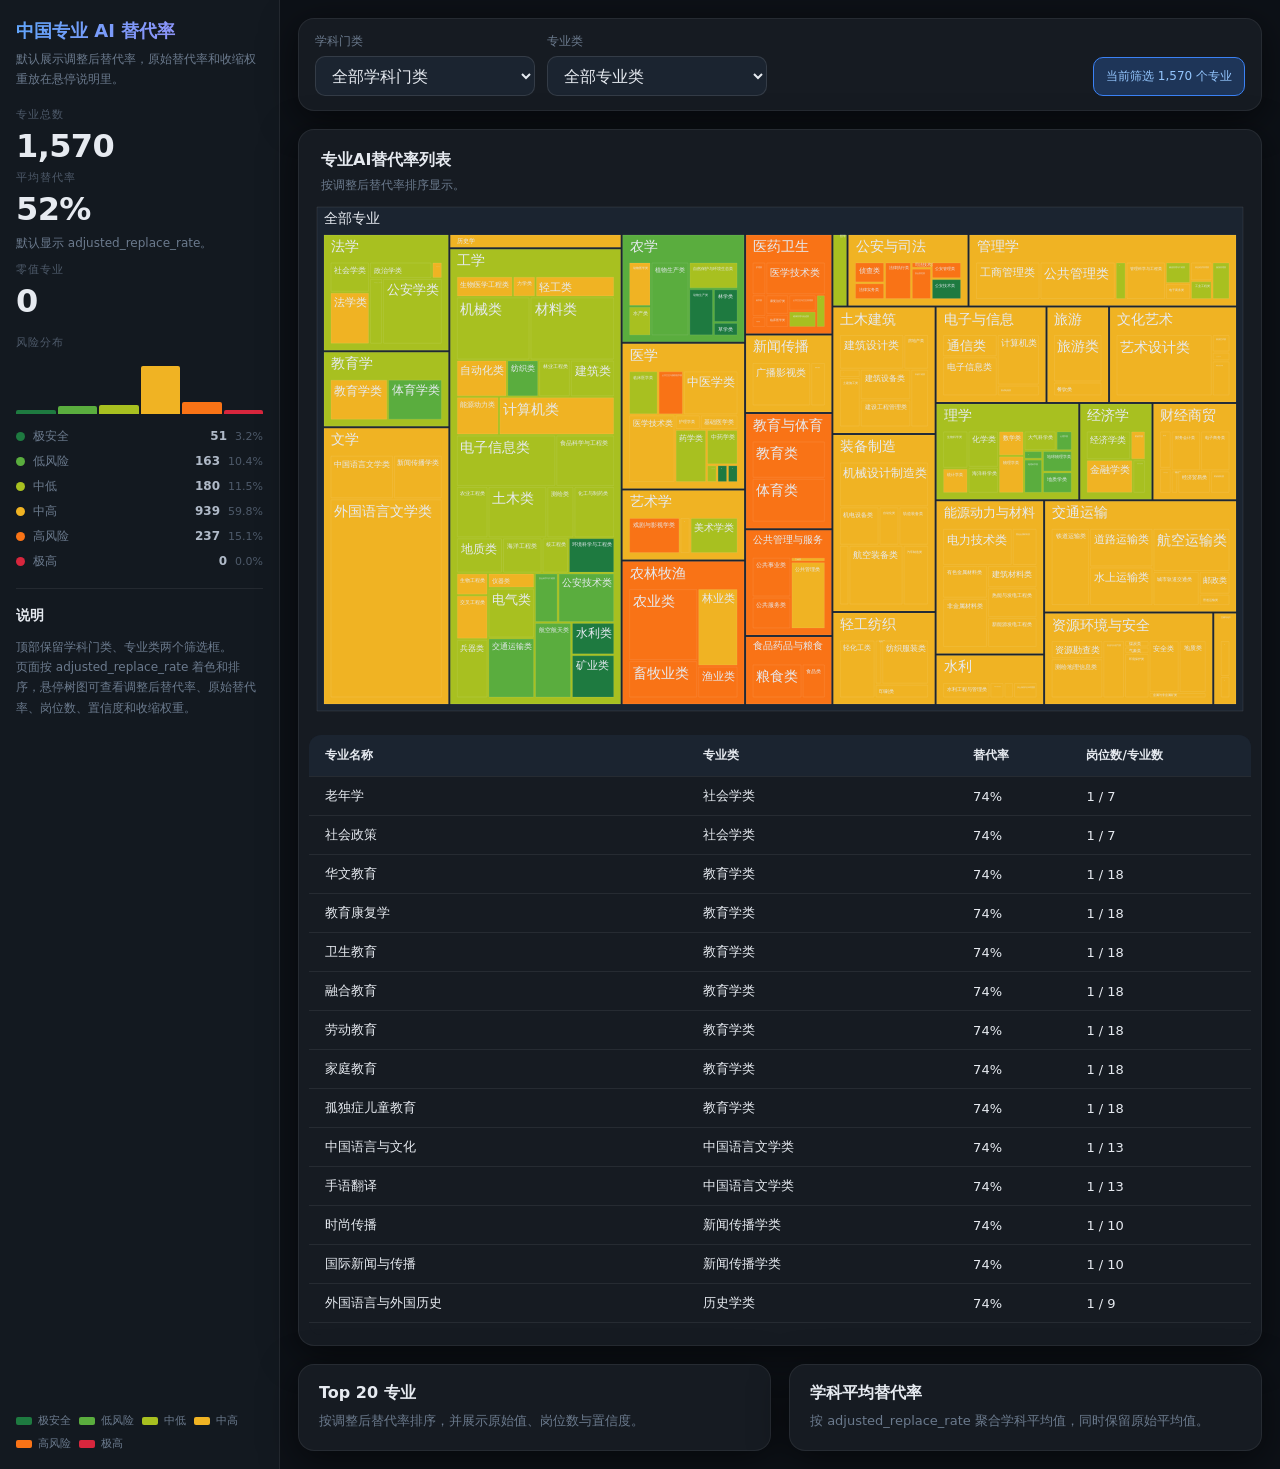
<file: site/index.html>
<!DOCTYPE html>
<html lang="zh-CN">
<head>
  <meta charset="UTF-8" />
  <meta name="viewport" content="width=device-width, initial-scale=1.0" />
  <title>中国专业 AI 替代率</title>
  <link rel="stylesheet" href="./style.css" />
  <script src="https://cdn.plot.ly/plotly-2.35.2.min.js"></script>
</head>
<body>
  <div class="app-shell">
    <aside class="sidebar">
      <div class="brand-block">
        <div class="brand-title">中国专业 AI 替代率</div>
        <div class="brand-sub">默认展示调整后替代率，原始替代率和收缩权重放在悬停说明里。</div>
      </div>

      <section class="stats-block">
        <div class="stat-label">专业总数</div>
        <div class="stat-value" id="totalMajors">—</div>

        <div class="stat-label">平均替代率</div>
        <div class="stat-value" id="avgRate">—</div>
        <div class="stat-note">默认显示 adjusted_replace_rate。</div>

        <div class="stat-label">零值专业</div>
        <div class="stat-value" id="zeroCount">—</div>
      </section>

      <section class="dist-block">
        <div class="stat-label">风险分布</div>
        <div class="hist" id="histogram"></div>
        <div class="tier-list" id="tierList"></div>
      </section>

      <div class="divider"></div>

      <section class="detail-block">
        <div class="panel-title">说明</div>
        <div class="hint-text">
          顶部保留学科门类、专业类两个筛选框。<br />
          页面按 adjusted_replace_rate 着色和排序，悬停树图可查看调整后替代率、原始替代率、岗位数、置信度和收缩权重。
        </div>
      </section>

      <section class="legend-block">
        <span class="legend-chip"><i class="legend-dot" style="background:#1e7a40"></i>极安全</span>
        <span class="legend-chip"><i class="legend-dot" style="background:#5aad3e"></i>低风险</span>
        <span class="legend-chip"><i class="legend-dot" style="background:#a8c020"></i>中低</span>
        <span class="legend-chip"><i class="legend-dot" style="background:#f0b323"></i>中高</span>
        <span class="legend-chip"><i class="legend-dot" style="background:#f97316"></i>高风险</span>
        <span class="legend-chip"><i class="legend-dot" style="background:#d7263d"></i>极高</span>
      </section>
    </aside>

    <main class="main-area">
      <section class="toolbar-card">
        <div class="toolbar-group">
          <label for="disciplineSelect">学科门类</label>
          <select id="disciplineSelect"></select>
        </div>

        <div class="toolbar-group">
          <label for="categorySelect">专业类</label>
          <select id="categorySelect"></select>
        </div>

        <div class="toolbar-meta" id="updatedAt">加载中…</div>
      </section>

      <section class="treemap-card">
        <div class="card-head">
          <div>
            <div class="card-title">专业AI替代率列表</div>
            <div class="card-sub">按调整后替代率排序显示。</div>
          </div>
        </div>

        <div id="treemap" style="width:100%;height:520px;margin-bottom:16px;"></div>

        <div class="table-frame">
          <table id="majorTable">
            <thead>
              <tr>
                <th>专业名称</th>
                <th>专业类</th>
                <th>替代率</th>
                <th>岗位数/专业数</th>
              </tr>
            </thead>
            <tbody id="majorTableBody"></tbody>
          </table>
        </div>
      </section>

      <section class="link-grid">
        <a class="link-card" href="./top20.html" target="_blank" rel="noopener noreferrer">
          <div class="link-title">Top 20 专业</div>
          <div class="link-sub">按调整后替代率排序，并展示原始值、岗位数与置信度。</div>
        </a>
        <a class="link-card" href="./discipline.html" target="_blank" rel="noopener noreferrer">
          <div class="link-title">学科平均替代率</div>
          <div class="link-sub">按 adjusted_replace_rate 聚合学科平均值，同时保留原始平均值。</div>
        </a>
      </section>
    </main>
  </div>

  <script>
    const RISK_COLORS = ['#1e7a40', '#5aad3e', '#a8c020', '#f0b323', '#f97316', '#d7263d'];
    const RISK_LABELS = ['极安全', '低风险', '中低', '中高', '高风险', '极高'];

    function pct(v) {
      return `${Math.round(Number(v || 0) * 100)}%`;
    }

    function levelIndex(rate) {
      const v = Number(rate || 0);
      if (v < 0.20) return 0;
      if (v < 0.35) return 1;
      if (v < 0.50) return 2;
      if (v < 0.65) return 3;
      if (v < 0.80) return 4;
      return 5;
    }

    function safeText(v, fallback = '未分类') {
      return (v ?? '').toString().trim() || fallback;
    }

    function metricOf(row) {
      if (row && row.adjusted_replace_rate != null) return Number(row.adjusted_replace_rate || 0);
      return Number(row?.replace_rate || 0);
    }

    function rawMetricOf(row) {
      if (row && row.raw_replace_rate != null) return Number(row.raw_replace_rate || 0);
      return Number(row?.replace_rate || 0);
    }

    let RAW_ROWS = [];

    function setOptions(select, values, firstLabel) {
      select.innerHTML = [`<option value="all">${firstLabel}</option>`]
        .concat(values.map(v => `<option value="${String(v).replace(/"/g, '&quot;')}">${v}</option>`))
        .join('');
    }

    function buildFilters(rows) {
      const disciplineSet = [...new Set(rows.map(r => safeText(r.discipline, '其他')))]
        .sort((a, b) => a.localeCompare(b, 'zh-CN'));
      setOptions(document.getElementById('disciplineSelect'), disciplineSet, '全部学科门类');
      refreshCategoryOptions(rows);
    }

    function refreshCategoryOptions(rows) {
      const discipline = document.getElementById('disciplineSelect').value;
      let list = rows;

      if (discipline !== 'all') {
        list = list.filter(r => safeText(r.discipline, '其他') === discipline);
      }

      const categorySet = [...new Set(list.map(r => safeText(r.major_category, '未分类')))]
        .sort((a, b) => a.localeCompare(b, 'zh-CN'));

      const categorySelect = document.getElementById('categorySelect');
      const prev = categorySelect.value;

      setOptions(categorySelect, categorySet, '全部专业类');
      if (categorySet.includes(prev)) categorySelect.value = prev;
    }

    function getFilteredRows() {
      const discipline = document.getElementById('disciplineSelect').value;
      const category = document.getElementById('categorySelect').value;

      return RAW_ROWS.filter(row => {
        if (discipline !== 'all' && safeText(row.discipline, '其他') !== discipline) return false;
        if (category !== 'all' && safeText(row.major_category, '未分类') !== category) return false;
        return true;
      });
    }

    function renderHistogram(rows) {
      const histogram = document.getElementById('histogram');
      const tierList = document.getElementById('tierList');
      const counts = [0, 0, 0, 0, 0, 0];

      rows.forEach(row => counts[levelIndex(metricOf(row))] += 1);

      const max = Math.max(...counts, 1);

      histogram.innerHTML = counts.map((count, i) => {
        const h = Math.max(4, Math.round((count / max) * 48));
        return `<div class="hbar" style="height:${h}px;background:${RISK_COLORS[i]}"></div>`;
      }).join('');

      tierList.innerHTML = counts.map((count, i) => {
        const p = rows.length ? ((count / rows.length) * 100).toFixed(1) : '0.0';
        return `<div class="tier-row">
          <i class="tier-dot" style="background:${RISK_COLORS[i]}"></i>
          <span class="tier-label">${RISK_LABELS[i]}</span>
          <span class="tier-value">${count}</span>
          <span class="tier-pct">${p}%</span>
        </div>`;
      }).join('');
    }

    function buildTreemap(rows) {
      const container = document.getElementById('treemap');
      if (!container) return;

      if (!rows.length) {
        container.innerHTML = '<div class="empty-state">当前筛选条件下没有数据。</div>';
        return;
      }

      const labels = [];
      const parents = [];
      const values = [];
      const ids = [];
      const colors = [];
      const custom = [];
      const seen = new Set();

      const addNode = (id, label, parent, value, color, extra = {}) => {
        if (seen.has(id)) return;
        seen.add(id);
        ids.push(id);
        labels.push(label);
        parents.push(parent);
        values.push(value);
        colors.push(color);
        custom.push(extra);
      };

      addNode('root', '全部专业', '', rows.length, '#1b2430', {
        type: 'root',
        adjusted_rate: '-',
        raw_rate: '-',
        count: rows.length,
        confidence: '-',
        weight: '-'
      });

      const disciplineMap = new Map();
      const categoryMap = new Map();

      rows.forEach(row => {
        const discipline = safeText(row.discipline, '其他');
        const category = safeText(row.major_category, '未分类');
        const major = safeText(row.major_name, '未命名专业');
        const dId = `d:${discipline}`;
        const cId = `c:${discipline}:${category}`;
        const mId = `m:${row.major_code || major}:${major}`;

        if (!disciplineMap.has(dId)) {
          disciplineMap.set(dId, { label: discipline, count: 0, totalAdj: 0, totalRaw: 0 });
        }
        const d = disciplineMap.get(dId);
        d.count += 1;
        d.totalAdj += metricOf(row);
        d.totalRaw += rawMetricOf(row);

        if (!categoryMap.has(cId)) {
          categoryMap.set(cId, { label: category, parent: dId, count: 0, totalAdj: 0, totalRaw: 0 });
        }
        const c = categoryMap.get(cId);
        c.count += 1;
        c.totalAdj += metricOf(row);
        c.totalRaw += rawMetricOf(row);

        addNode(mId, major, cId, 1, RISK_COLORS[levelIndex(metricOf(row))], {
          type: '专业',
          adjusted_rate: pct(metricOf(row)),
          raw_rate: pct(rawMetricOf(row)),
          count: row.job_count ?? 0,
          confidence: safeText(row.confidence, 'low'),
          weight: row.confidence_weight != null ? row.confidence_weight : '-',
          adjust_mode: safeText(row.adjust_mode, '-')
        });
      });

      for (const [id, item] of disciplineMap.entries()) {
        const avgAdj = item.count ? item.totalAdj / item.count : 0;
        const avgRaw = item.count ? item.totalRaw / item.count : 0;
        addNode(id, item.label, 'root', item.count, RISK_COLORS[levelIndex(avgAdj)], {
          type: '学科门类',
          adjusted_rate: pct(avgAdj),
          raw_rate: pct(avgRaw),
          count: item.count,
          confidence: '-',
          weight: '-',
          adjust_mode: '-'
        });
      }

      for (const [id, item] of categoryMap.entries()) {
        const avgAdj = item.count ? item.totalAdj / item.count : 0;
        const avgRaw = item.count ? item.totalRaw / item.count : 0;
        addNode(id, item.label, item.parent, item.count, RISK_COLORS[levelIndex(avgAdj)], {
          type: '专业类',
          adjusted_rate: pct(avgAdj),
          raw_rate: pct(avgRaw),
          count: item.count,
          confidence: '-',
          weight: '-',
          adjust_mode: '-'
        });
      }

      Plotly.react(container, [{
        type: 'treemap',
        ids,
        labels,
        parents,
        values,
        customdata: custom,
        branchvalues: 'total',
        sort: false,
        maxdepth: 3,
        marker: {
          colors,
          line: { width: 1, color: 'rgba(255,255,255,0.08)' }
        },
        textinfo: 'label',
        textfont: { color: '#e6eaf0', size: 14 },
        tiling: { packing: 'squarify', pad: 2 },
        hoverlabel: {
          bgcolor: '#0d1117',
          bordercolor: 'rgba(255,255,255,0.13)',
          font: { color: '#e6eaf0' }
        },
        hovertemplate:
          '<b>%{label}</b><br>' +
          '类型：%{customdata.type}<br>' +
          '调整后替代率：%{customdata.adjusted_rate}<br>' +
          '原始替代率：%{customdata.raw_rate}<br>' +
          '岗位数/专业数：%{customdata.count}<br>' +
          '置信度：%{customdata.confidence}<br>' +
          '收缩权重：%{customdata.weight}<br>' +
          '调整模式：%{customdata.adjust_mode}<extra></extra>',
        pathbar: { visible: false },
        showscale: false
      }], {
        margin: { t: 8, r: 8, b: 8, l: 8 },
        paper_bgcolor: '#161b22',
        plot_bgcolor: '#161b22',
        autosize: true,
        font: {
          color: '#e6eaf0',
          family: 'system-ui, -apple-system, BlinkMacSystemFont, PingFang SC, sans-serif'
        }
      }, {
        responsive: true,
        displayModeBar: false
      });
    }

    function renderTable(rows) {
      const tbody = document.getElementById('majorTableBody');
      if (!tbody) return;

      const sorted = [...rows].sort((a, b) => metricOf(b) - metricOf(a));

      tbody.innerHTML = sorted.map(row => `
        <tr>
          <td>${safeText(row.major_name, '')}</td>
          <td>${safeText(row.major_category, '')}</td>
          <td>${pct(metricOf(row))}</td>
          <td>${row.job_count ?? 0} / ${row.category_major_count ?? 0}</td>
        </tr>
      `).join('');
    }

    function renderAll() {
      const rows = getFilteredRows();

      document.getElementById('totalMajors').textContent = rows.length.toLocaleString('zh-CN');

      const avg = rows.length ? rows.reduce((s, x) => s + metricOf(x), 0) / rows.length : 0;
      const zeroCount = rows.filter(x => metricOf(x) === 0).length;

      document.getElementById('avgRate').textContent = pct(avg);
      document.getElementById('zeroCount').textContent = zeroCount.toLocaleString('zh-CN');

      renderHistogram(rows);
      buildTreemap(rows);
      renderTable(rows);

      document.getElementById('updatedAt').textContent = `当前筛选 ${rows.length.toLocaleString('zh-CN')} 个专业`;
    }

    async function init() {
      try {
        const res = await fetch('./data/major_ai_rate.json');
        if (!res.ok) throw new Error(`HTTP ${res.status}`);

        RAW_ROWS = await res.json();
        buildFilters(RAW_ROWS);

        document.getElementById('disciplineSelect').addEventListener('change', () => {
          refreshCategoryOptions(RAW_ROWS);
          renderAll();
        });

        document.getElementById('categorySelect').addEventListener('change', renderAll);

        renderAll();
      } catch (err) {
        console.error(err);
        document.getElementById('updatedAt').textContent = '页面初始化失败';

        const treemap = document.getElementById('treemap');
        if (treemap) {
          treemap.innerHTML = '<div class="empty-state">无法加载 ./data/major_ai_rate.json，请确认 GitHub Pages 已复制数据文件。</div>';
        }

        const tbody = document.getElementById('majorTableBody');
        if (tbody) {
          tbody.innerHTML = `<tr><td colspan="4" style="padding:24px;color:#8a5656;">页面初始化失败：${err.message}</td></tr>`;
        }
      }
    }

    window.addEventListener('resize', () => {
      const el = document.getElementById('treemap');
      if (el && el.data) Plotly.Plots.resize(el);
    });

    init();
  </script>
</body>
</html>
</file>
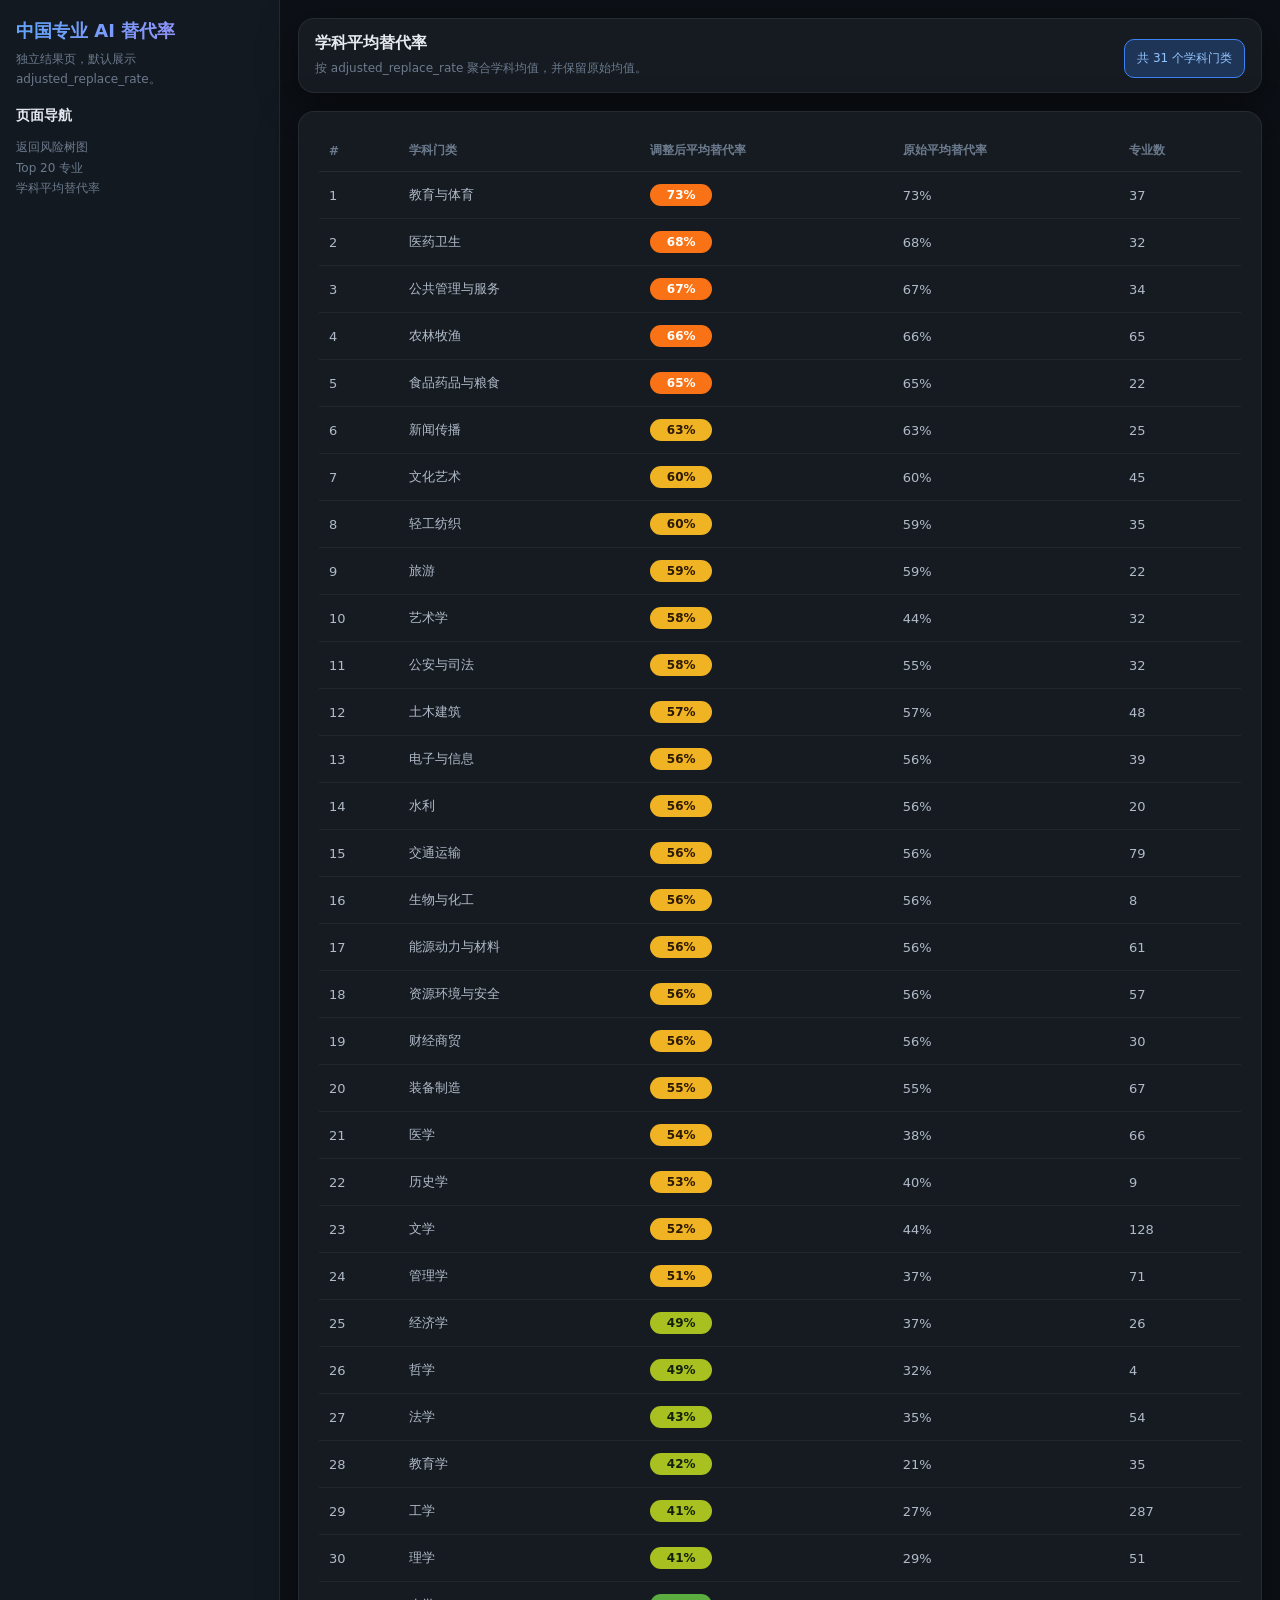
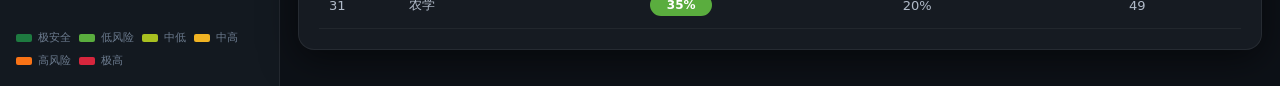
<file: site/discipline.html>
<!DOCTYPE html>
<html lang="zh-CN"><head><meta charset="UTF-8" /><meta name="viewport" content="width=device-width, initial-scale=1.0" />
<title>学科平均替代率</title><link rel="stylesheet" href="./style.css" /></head><body>
<div class="app-shell"><aside class="sidebar"><div class="brand-block"><div class="brand-title">中国专业 AI 替代率</div><div class="brand-sub">独立结果页，默认展示 adjusted_replace_rate。</div></div>
<section class="detail-block"><div class="panel-title">页面导航</div><div class="hint-text"><a href="./index.html" target="_blank" rel="noopener noreferrer">返回风险树图</a><br /><a href="./top20.html" target="_blank" rel="noopener noreferrer">Top 20 专业</a><br /><a href="./discipline.html" target="_blank" rel="noopener noreferrer">学科平均替代率</a></div></section>
<section class="legend-block"><span class="legend-chip"><i class="legend-dot" style="background:#1e7a40"></i>极安全</span><span class="legend-chip"><i class="legend-dot" style="background:#5aad3e"></i>低风险</span><span class="legend-chip"><i class="legend-dot" style="background:#a8c020"></i>中低</span><span class="legend-chip"><i class="legend-dot" style="background:#f0b323"></i>中高</span><span class="legend-chip"><i class="legend-dot" style="background:#f97316"></i>高风险</span><span class="legend-chip"><i class="legend-dot" style="background:#d7263d"></i>极高</span></section></aside>
<main class="main-area"><section class="toolbar-card" style="grid-template-columns:1fr auto;"><div><div class="card-title">学科平均替代率</div><div class="card-sub">按 adjusted_replace_rate 聚合学科均值，并保留原始均值。</div></div><div class="toolbar-meta" id="metaInfo">加载中…</div></section><section class="treemap-card" style="min-height:auto;"><div class="table-wrap" style="padding-top:8px;"><table><thead><tr><th>#</th><th>学科门类</th><th>调整后平均替代率</th><th>原始平均替代率</th><th>专业数</th></tr></thead><tbody id="disciplineBody"></tbody></table></div></section></main></div>
<script>
const RISK_COLORS = ['#1e7a40', '#5aad3e', '#a8c020', '#f0b323', '#f97316', '#d7263d'];
const RISK_LABELS = ['极安全', '低风险', '中低', '中高', '高风险', '极高'];
function pct(v){ return `${Math.round(Number(v || 0) * 100)}%`; }
function levelIndex(rate){ const v = Number(rate || 0); if (v < 0.20) return 0; if (v < 0.35) return 1; if (v < 0.50) return 2; if (v < 0.65) return 3; if (v < 0.80) return 4; return 5; }
function safeText(v, fallback='未分类'){ return (v ?? '').toString().trim() || fallback; }
function metricOf(row){ if (row && row.adjusted_replace_rate != null) return Number(row.adjusted_replace_rate || 0); return Number(row?.replace_rate || 0); }
function rawMetricOf(row){ if (row && row.raw_replace_rate != null) return Number(row.raw_replace_rate || 0); return Number(row?.replace_rate || 0); }

async function init(){
  const res = await fetch('./data/major_ai_rate.json');
  const rows = await res.json();
  const map = new Map();
  rows.forEach(row => {
    const key = safeText(row.discipline, '其他');
    if (!map.has(key)) map.set(key, { totalAdj: 0, totalRaw: 0, count: 0 });
    const item = map.get(key);
    item.totalAdj += metricOf(row);
    item.totalRaw += rawMetricOf(row);
    item.count += 1;
  });
  const data = [...map.entries()].map(([name, item]) => ({
    name,
    avgAdj: item.count ? item.totalAdj / item.count : 0,
    avgRaw: item.count ? item.totalRaw / item.count : 0,
    count: item.count
  })).sort((a,b)=>b.avgAdj-a.avgAdj);
  document.getElementById('metaInfo').textContent = `共 ${data.length.toLocaleString('zh-CN')} 个学科门类`;
  document.getElementById('disciplineBody').innerHTML = data.map((row,i)=>`
    <tr>
      <td>${i + 1}</td>
      <td>${row.name}</td>
      <td><span class="risk-badge level-${levelIndex(row.avgAdj) + 1}">${pct(row.avgAdj)}</span></td>
      <td>${pct(row.avgRaw)}</td>
      <td>${row.count}</td>
    </tr>`).join('');
}
init();</script></body></html>
</file>
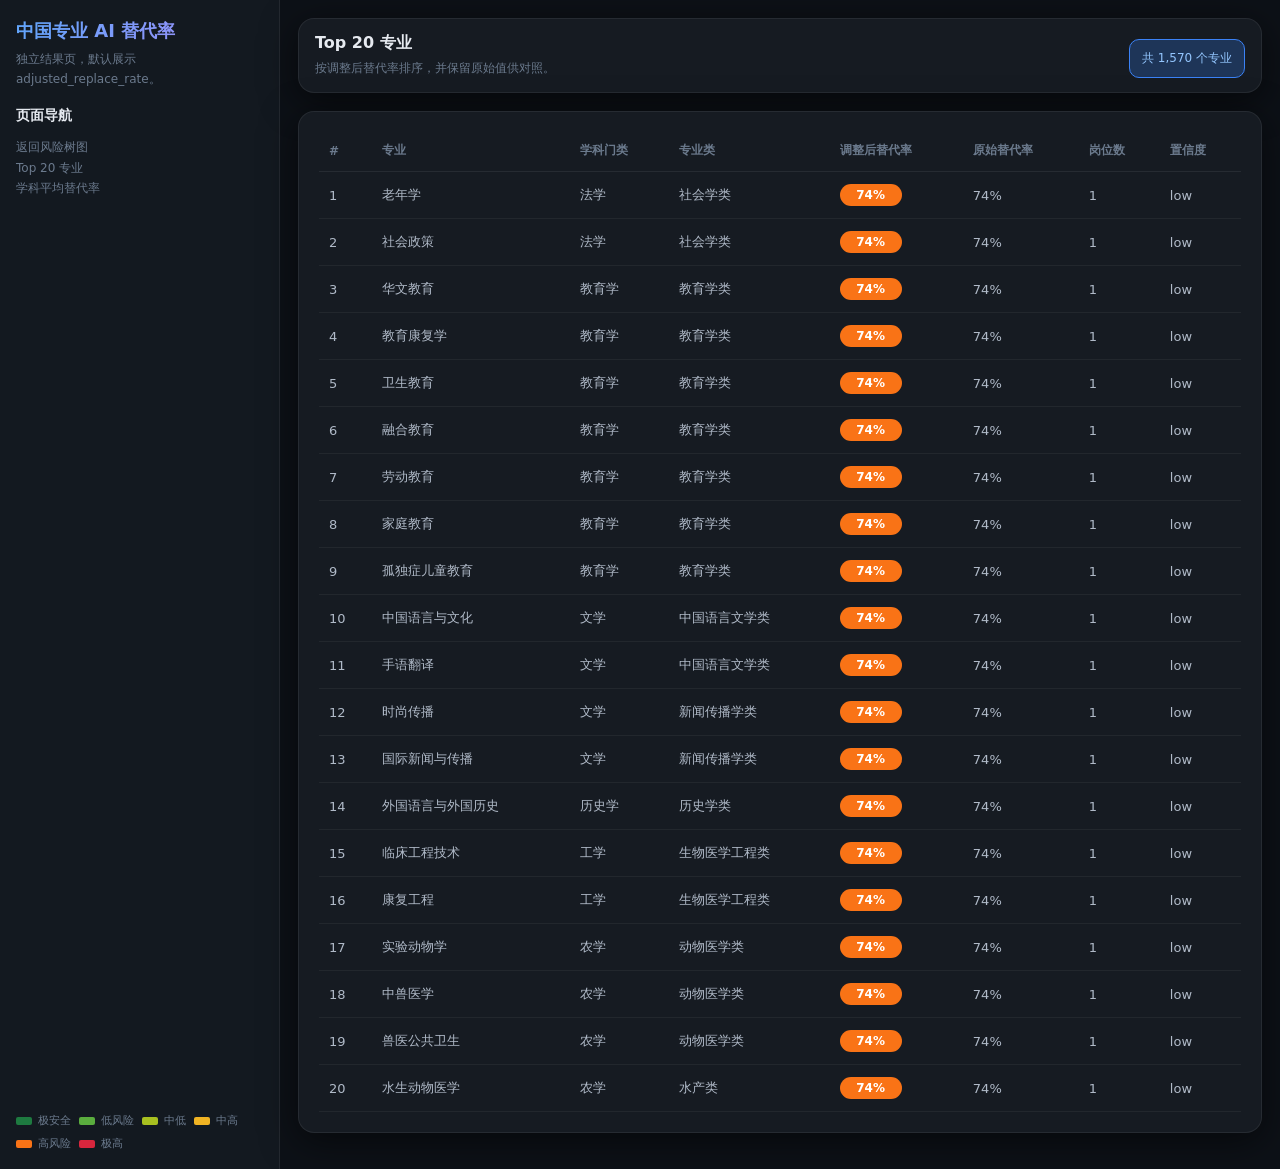
<file: site/top20.html>
<!DOCTYPE html>
<html lang="zh-CN"><head><meta charset="UTF-8" /><meta name="viewport" content="width=device-width, initial-scale=1.0" />
<title>Top 20 专业</title><link rel="stylesheet" href="./style.css" /></head><body>
<div class="app-shell"><aside class="sidebar"><div class="brand-block"><div class="brand-title">中国专业 AI 替代率</div><div class="brand-sub">独立结果页，默认展示 adjusted_replace_rate。</div></div>
<section class="detail-block"><div class="panel-title">页面导航</div><div class="hint-text"><a href="./index.html" target="_blank" rel="noopener noreferrer">返回风险树图</a><br /><a href="./top20.html" target="_blank" rel="noopener noreferrer">Top 20 专业</a><br /><a href="./discipline.html" target="_blank" rel="noopener noreferrer">学科平均替代率</a></div></section>
<section class="legend-block"><span class="legend-chip"><i class="legend-dot" style="background:#1e7a40"></i>极安全</span><span class="legend-chip"><i class="legend-dot" style="background:#5aad3e"></i>低风险</span><span class="legend-chip"><i class="legend-dot" style="background:#a8c020"></i>中低</span><span class="legend-chip"><i class="legend-dot" style="background:#f0b323"></i>中高</span><span class="legend-chip"><i class="legend-dot" style="background:#f97316"></i>高风险</span><span class="legend-chip"><i class="legend-dot" style="background:#d7263d"></i>极高</span></section></aside>
<main class="main-area"><section class="toolbar-card" style="grid-template-columns:1fr auto;"><div><div class="card-title">Top 20 专业</div><div class="card-sub">按调整后替代率排序，并保留原始值供对照。</div></div><div class="toolbar-meta" id="metaInfo">加载中…</div></section><section class="treemap-card" style="min-height:auto;"><div class="table-wrap" style="padding-top:8px;"><table><thead><tr><th>#</th><th>专业</th><th>学科门类</th><th>专业类</th><th>调整后替代率</th><th>原始替代率</th><th>岗位数</th><th>置信度</th></tr></thead><tbody id="top20Body"></tbody></table></div></section></main></div>
<script>
const RISK_COLORS = ['#1e7a40', '#5aad3e', '#a8c020', '#f0b323', '#f97316', '#d7263d'];
const RISK_LABELS = ['极安全', '低风险', '中低', '中高', '高风险', '极高'];
function pct(v){ return `${Math.round(Number(v || 0) * 100)}%`; }
function levelIndex(rate){ const v = Number(rate || 0); if (v < 0.20) return 0; if (v < 0.35) return 1; if (v < 0.50) return 2; if (v < 0.65) return 3; if (v < 0.80) return 4; return 5; }
function safeText(v, fallback='未分类'){ return (v ?? '').toString().trim() || fallback; }
function metricOf(row){ if (row && row.adjusted_replace_rate != null) return Number(row.adjusted_replace_rate || 0); return Number(row?.replace_rate || 0); }
function rawMetricOf(row){ if (row && row.raw_replace_rate != null) return Number(row.raw_replace_rate || 0); return Number(row?.replace_rate || 0); }

async function init(){
  const res = await fetch('./data/major_ai_rate.json');
  const rows = await res.json();
  const top20 = [...rows].sort((a,b)=>{
    const diff = metricOf(b) - metricOf(a);
    if (diff !== 0) return diff;
    return Number(b.job_count || 0) - Number(a.job_count || 0);
  }).slice(0,20);
  document.getElementById('metaInfo').textContent = `共 ${rows.length.toLocaleString('zh-CN')} 个专业`;
  document.getElementById('top20Body').innerHTML = top20.map((row,i)=>`
    <tr>
      <td>${i + 1}</td>
      <td>${safeText(row.major_name)}</td>
      <td>${safeText(row.discipline, '其他')}</td>
      <td>${safeText(row.major_category, '未分类')}</td>
      <td><span class="risk-badge level-${levelIndex(metricOf(row)) + 1}">${pct(metricOf(row))}</span></td>
      <td>${pct(rawMetricOf(row))}</td>
      <td>${row.job_count ?? 0}</td>
      <td>${safeText(row.confidence, 'low')}</td>
    </tr>`).join('');
}
init();</script></body></html>
</file>
<file: site/style.css>
:root{
  --bg-main:#0d1117;
  --bg-panel:#131920;
  --bg-card:#161b22;
  --bg-soft:#1b2430;
  --border:rgba(255,255,255,.07);
  --border-strong:rgba(255,255,255,.11);
  --text-main:#e6eaf0;
  --text-muted:#b0bac8;
  --text-soft:#6b7a8d;
  --text-faint:#4e5a6a;
  --accent-blue:#60a5fa;
  --accent-blue-bg:#1e3558;
  --accent-blue-border:#3b82f6;
  --accent-blue-text:#93c5fd;
  --risk-1:#1e7a40;
  --risk-2:#5aad3e;
  --risk-3:#a8c020;
  --risk-4:#f0b323;
  --risk-5:#f97316;
  --risk-6:#d7263d;
  --shadow-lg:0 8px 36px rgba(0,0,0,.55);
}
*,*::before,*::after{box-sizing:border-box;margin:0;padding:0}
html,body{min-height:100%;background:var(--bg-main);color:var(--text-main);font-family:-apple-system,BlinkMacSystemFont,"PingFang SC","Hiragino Sans GB","Noto Sans CJK SC",system-ui,sans-serif}
body{overflow-x:hidden}
a{color:inherit;text-decoration:none}
select,button,input{font:inherit}
table{width:100%;border-collapse:collapse}
.app-shell{min-height:100vh;display:grid;grid-template-columns:280px 1fr;background:var(--bg-main)}
.sidebar{background:var(--bg-panel);border-right:1px solid var(--border);padding:20px 16px 18px;display:flex;flex-direction:column;gap:18px}
.brand-title{font-size:18px;font-weight:800;line-height:1.25;margin-bottom:6px;background:linear-gradient(120deg,#60a5fa 0%,#a78bfa 100%);-webkit-background-clip:text;-webkit-text-fill-color:transparent}
.brand-sub,.stat-note,.hint-text,.card-sub{color:var(--text-soft);font-size:12px;line-height:1.7}
.stats-block,.dist-block,.detail-block{display:flex;flex-direction:column;gap:8px}
.stat-label{font-size:11px;text-transform:uppercase;letter-spacing:.09em;color:var(--text-faint)}
.stat-value{font-size:32px;line-height:1;font-weight:800;letter-spacing:-.02em}
.hist{display:flex;align-items:flex-end;gap:2px;height:52px;margin-top:4px}.hbar{flex:1;border-radius:2px 2px 0 0;min-height:4px}
.tier-list{display:flex;flex-direction:column;gap:8px;margin-top:6px}.tier-row{display:flex;align-items:center;gap:8px}.tier-dot{width:9px;height:9px;border-radius:50%;display:inline-block;flex-shrink:0}.tier-label{flex:1;font-size:12px;color:var(--text-soft)}.tier-value{font-size:12px;font-weight:700;color:var(--text-muted)}.tier-pct{font-size:11px;color:var(--text-faint)}
.divider{height:1px;background:var(--border)}.panel-title{font-size:14px;font-weight:700;margin-bottom:4px}
.legend-block{margin-top:auto;display:flex;flex-wrap:wrap;gap:8px}.legend-chip{display:inline-flex;align-items:center;gap:6px;color:var(--text-soft);font-size:11px}.legend-dot{width:16px;height:8px;border-radius:2px;display:inline-block}
.main-area{padding:18px;display:grid;grid-template-rows:auto minmax(560px,1fr) auto;gap:18px;min-width:0}
.toolbar-card,.treemap-card,.link-card{background:var(--bg-card);border:1px solid var(--border);border-radius:16px;box-shadow:var(--shadow-lg)}
.toolbar-card{padding:14px 16px;display:grid;grid-template-columns:repeat(2,minmax(170px,220px)) 1fr;gap:12px;align-items:end}
.toolbar-group{display:flex;flex-direction:column;gap:6px}.toolbar-group label{font-size:12px;color:var(--text-soft)}
.toolbar-group select{height:40px;background:var(--bg-soft);border:1px solid var(--border-strong);border-radius:10px;color:var(--text-main);padding:0 12px;outline:none}
.toolbar-group select:focus{border-color:var(--accent-blue-border);box-shadow:0 0 0 3px rgba(59,130,246,.15)}
.toolbar-meta{justify-self:end;font-size:12px;color:var(--accent-blue-text);background:var(--accent-blue-bg);border:1px solid var(--accent-blue-border);padding:10px 12px;border-radius:10px;white-space:nowrap}
.treemap-card{padding:10px;display:flex;flex-direction:column;min-height:560px;overflow:hidden}.card-head{display:flex;justify-content:space-between;align-items:flex-start;gap:12px;padding:10px 12px 4px}.card-title{font-size:16px;font-weight:800;margin-bottom:4px}
.table-frame{flex:1;min-height:0;border-radius:12px;overflow:auto;background:var(--bg-card);max-height:600px}
#majorTable{width:100%;font-size:14px}
#majorTable th{background:var(--bg-soft);color:var(--text-main);padding:12px 16px;text-align:left;font-weight:700;border-bottom:1px solid var(--border)}
#majorTable td{padding:10px 16px;border-bottom:1px solid var(--border);color:var(--text-main)}
#majorTable tbody tr:hover{background:var(--bg-soft)}
.link-grid{display:grid;grid-template-columns:1fr 1fr;gap:18px}.link-card{padding:18px 20px;display:block;transition:transform .15s ease,border-color .15s ease,background .15s ease}.link-card:hover{transform:translateY(-2px);border-color:rgba(96,165,250,.45);background:#18202b}.link-title{font-size:16px;font-weight:800;margin-bottom:6px}.link-sub{font-size:13px;line-height:1.7;color:var(--text-soft)}
.table-wrap{padding:0 10px 10px;overflow:auto} thead th{position:sticky;top:0;z-index:1;background:var(--bg-card);color:var(--text-soft);font-size:12px;font-weight:700;text-align:left;border-bottom:1px solid var(--border);padding:12px 10px} tbody td{padding:12px 10px;border-bottom:1px solid rgba(255,255,255,.05);font-size:13px;color:var(--text-muted);vertical-align:middle} tbody tr:hover{background:rgba(255,255,255,.03)}
.risk-badge{display:inline-flex;align-items:center;justify-content:center;min-width:62px;padding:4px 8px;border-radius:999px;color:#fff;font-size:12px;font-weight:700}
.level-1{background:var(--risk-1)}.level-2{background:var(--risk-2)}.level-3{background:var(--risk-3);color:#13210b}.level-4{background:var(--risk-4);color:#2b1900}.level-5{background:var(--risk-5)}.level-6{background:var(--risk-6)}
.empty-state{min-height:320px;display:grid;place-items:center;color:var(--text-soft);font-size:14px}
@media (max-width:1180px){.app-shell{grid-template-columns:1fr}.sidebar{border-right:none;border-bottom:1px solid var(--border)}.toolbar-card{grid-template-columns:repeat(2,minmax(180px,1fr))}.toolbar-meta{justify-self:start}.link-grid{grid-template-columns:1fr}}
@media (max-width:760px){.main-area{padding:12px;gap:12px;grid-template-rows:auto minmax(420px,1fr) auto}.sidebar{padding:14px 12px}.stat-value{font-size:26px}.toolbar-card{padding:12px;grid-template-columns:1fr}.toolbar-meta{white-space:normal;width:100%}.treemap-card{min-height:440px}.treemap{min-height:380px}.card-head{padding:10px 10px 2px}thead th,tbody td{padding:10px 8px;font-size:12px}}
</file>
